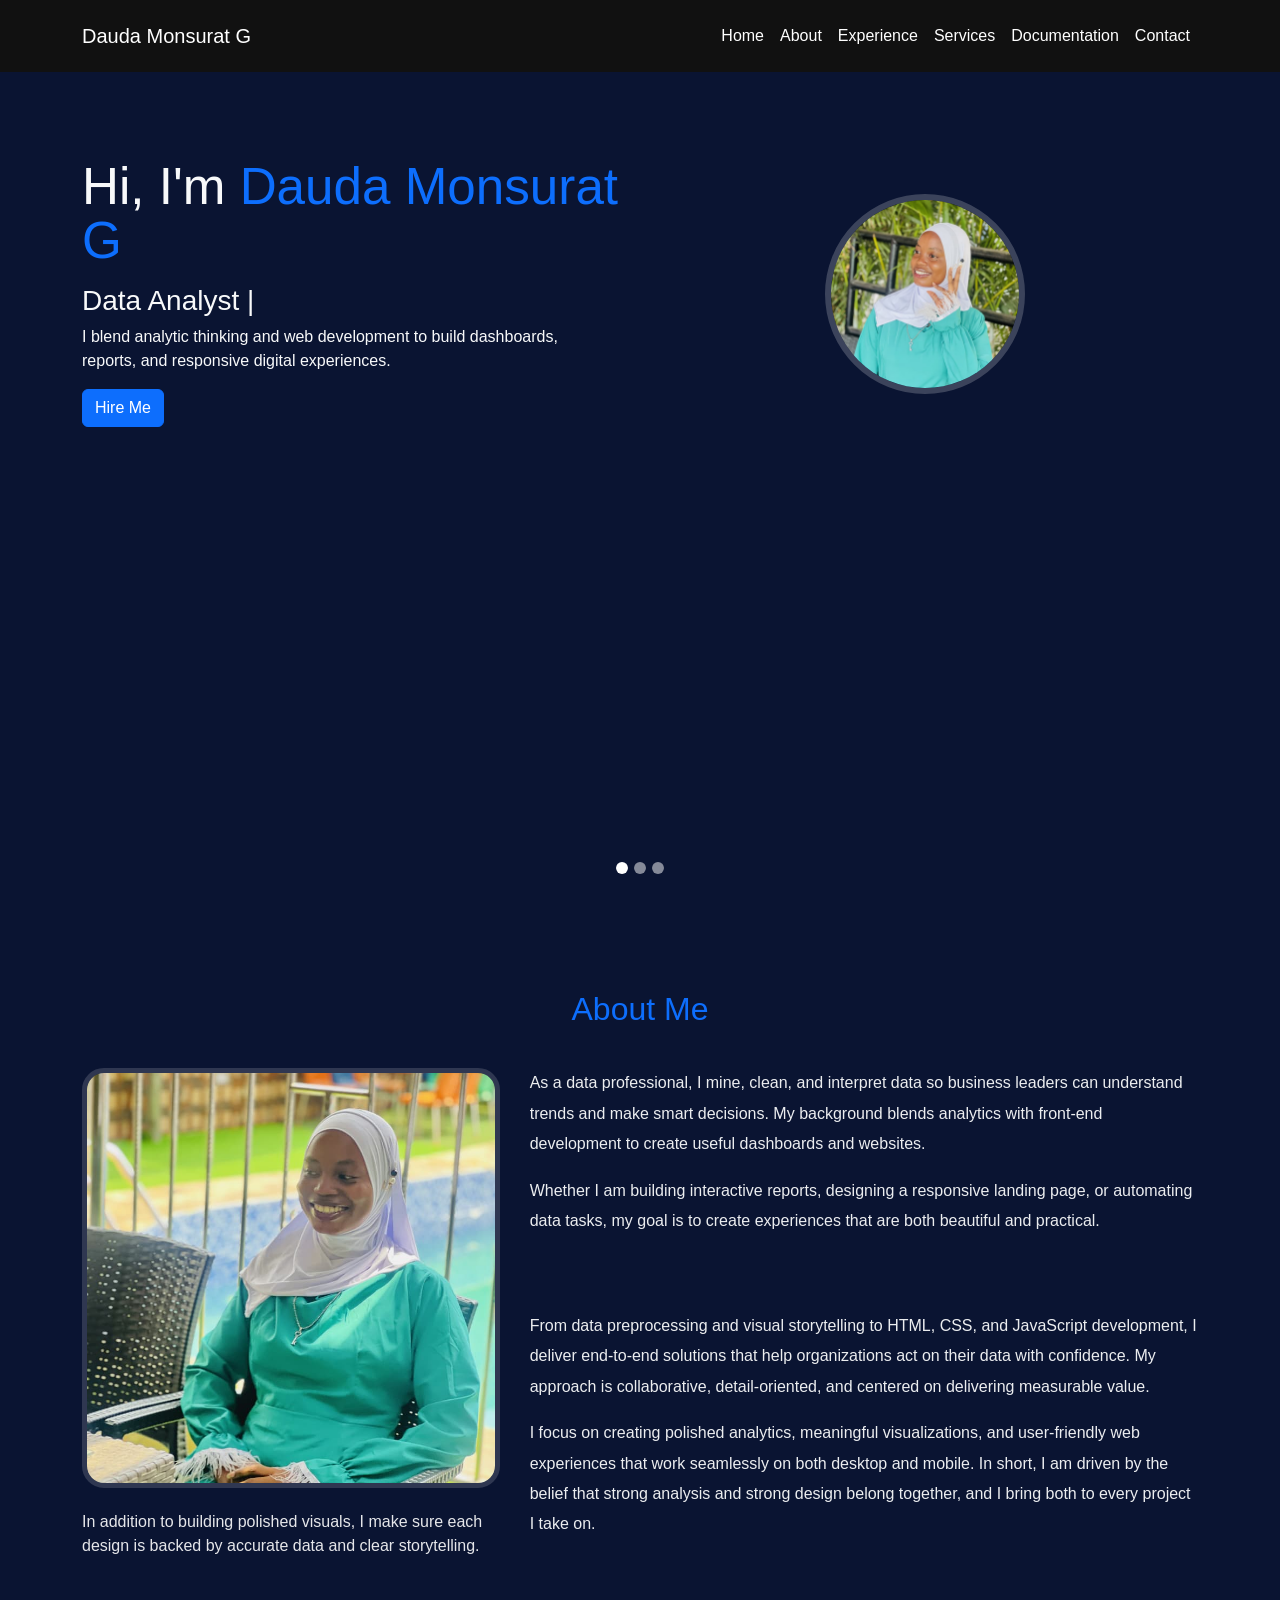
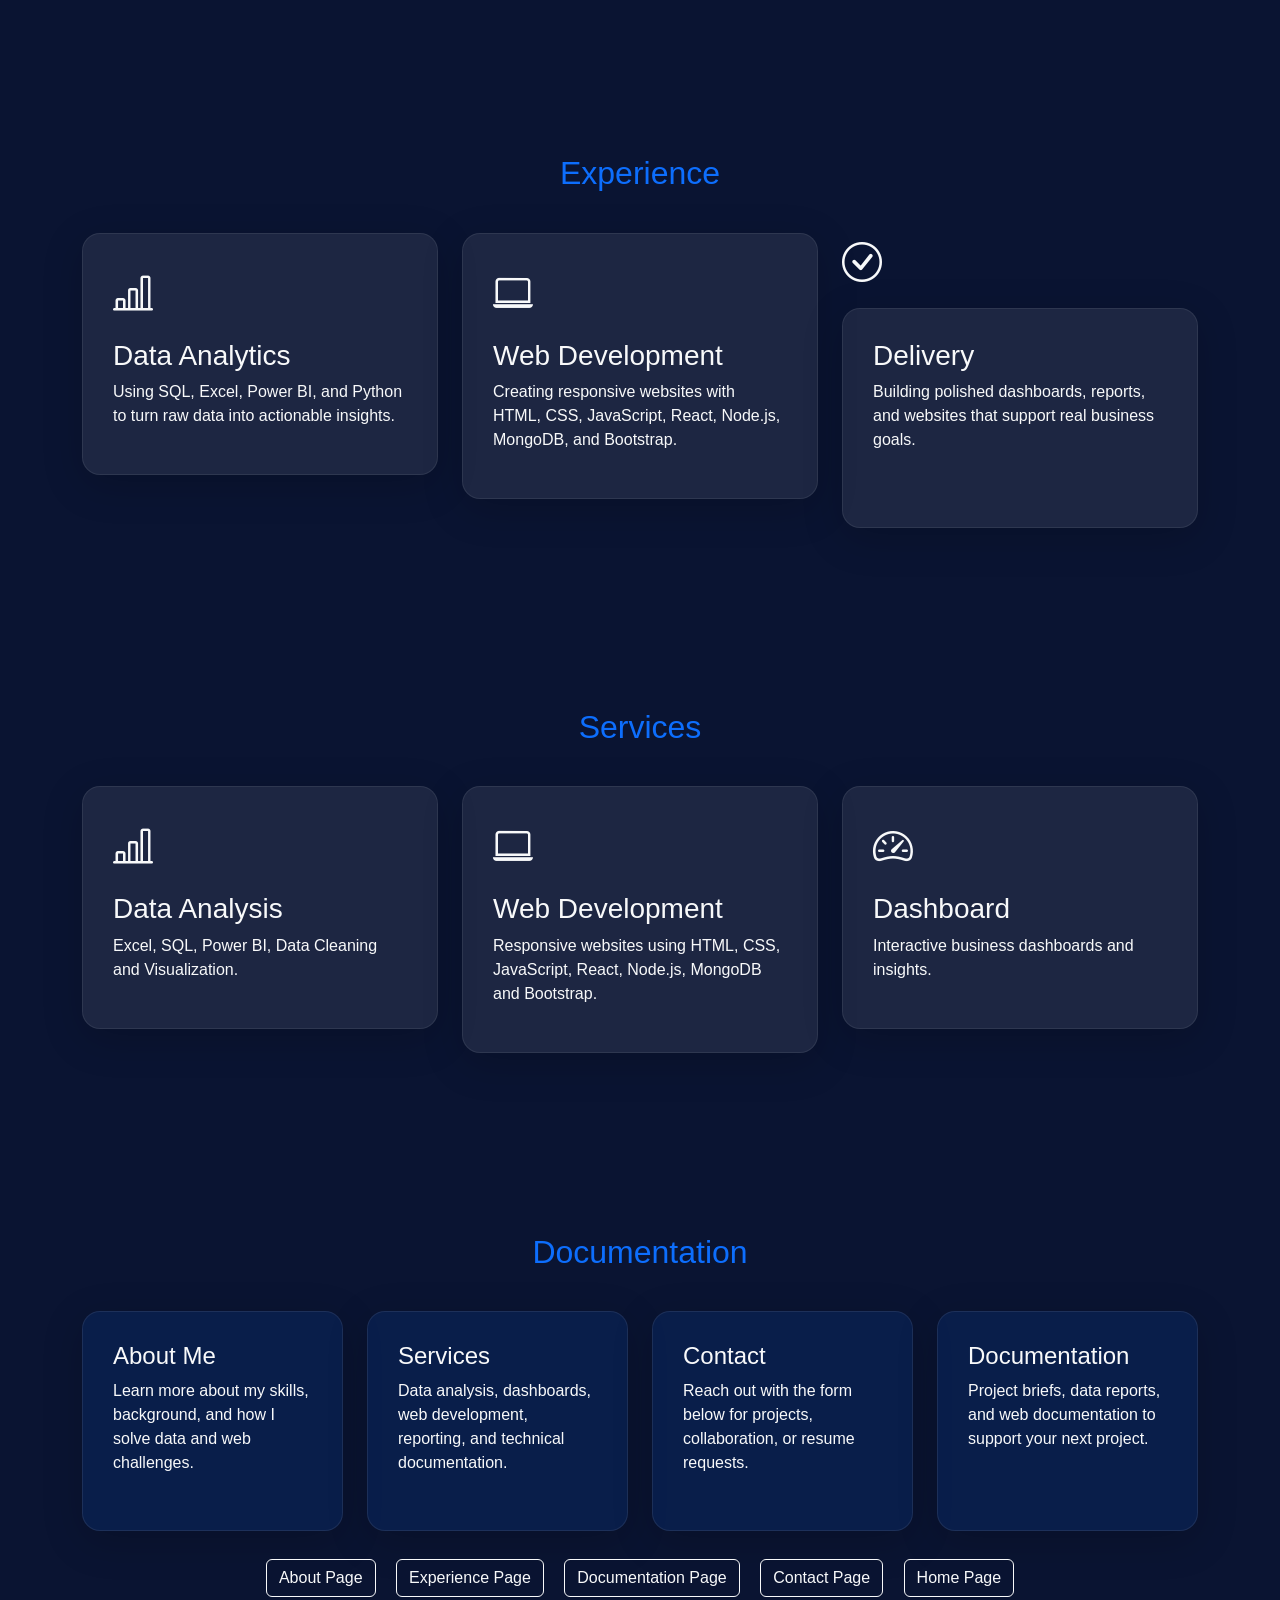
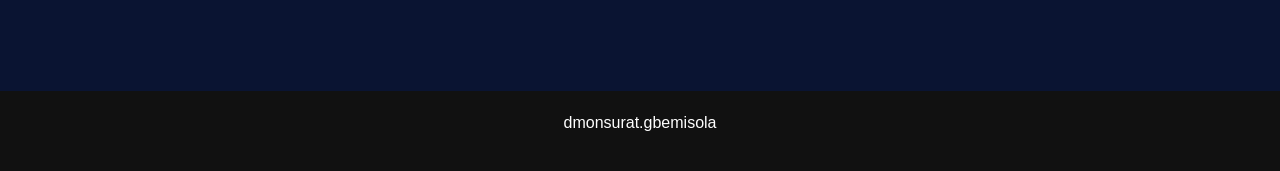
<file: index.html>
<!DOCTYPE html>
<html lang="en">

<head>

<meta charset="UTF-8">
<meta name="viewport" content="width=device-width, initial-scale=1.0">

<title>Dauda Monsurat G | Portfolio</title>


<link href="https://cdn.jsdelivr.net/npm/bootstrap@5.3.3/dist/css/bootstrap.min.css" rel="stylesheet">

<link rel="stylesheet" href="style.css">
<link rel="stylesheet" href="https://cdn.jsdelivr.net/npm/bootstrap-icons@1.10.5/font/bootstrap-icons.css">
<link rel="stylesheet" href="style.css">

</head>


<body>


<nav class="navbar navbar-expand-lg navbar-dark fixed-top py-3">
  <div class="container">
    <a class="navbar-brand" href="#">Dauda Monsurat G</a>

    <button class="navbar-toggler" type="button" data-bs-toggle="collapse" data-bs-target="#nav" aria-controls="nav" aria-expanded="false" aria-label="Toggle navigation">
      <span class="navbar-toggler-icon"></span>
    </button>

    <div class="collapse navbar-collapse" id="nav">
      <ul class="navbar-nav ms-auto">
        <li class="nav-item"><a class="nav-link" href="/home.html">Home</a></li>
        <li class="nav-item"><a class="nav-link" href="/about.html">About</a></li>
        <li class="nav-item"><a class="nav-link" href="/exprience.html">Experience</a></li>
        <li class="nav-item"><a class="nav-link" href="#service">Services</a></li>
        <li class="nav-item"><a class="nav-link" href="/documentation.html">Documentation</a></li>
        <li class="nav-item"><a class="nav-link" href="/contact.html">Contact</a></li>
      </ul>
    </div>
  </div>
</nav>





<section id="home" class="hero">
  <div id="heroCarousel" class="carousel slide carousel-fade" data-bs-ride="carousel" data-bs-interval="5000">
    <div class="carousel-indicators">
      <button type="button" data-bs-target="#heroCarousel" data-bs-slide-to="0" class="active" aria-current="true" aria-label="Slide 1"></button>
      <button type="button" data-bs-target="#heroCarousel" data-bs-slide-to="1" aria-label="Slide 2"></button>
      <button type="button" data-bs-target="#heroCarousel" data-bs-slide-to="2" aria-label="Slide 3"></button>
    </div>

    <div class="carousel-inner">
        <div class="carousel-item active hero-slide" style="background-image: url('https://images.unsplash.com/photo-1498050108023-c5249f4df085?auto=format&fit=crop&w=1600&q=80');"></div>
      <div class="carousel-item hero-slide" style="background-image: url('https://images.unsplash.com/photo-1556155092-490a1ba16284?auto=format&fit=crop&w=1600&q=80');"></div>
      <div class="carousel-item hero-slide" style="background-image: url('/image/data\ pb.jfif');"></div>
    </div>
  </div>

  <div class="container hero-content">
    <div class="row align-items-center">
      <div class="col-md-6">
        <h1>Hi, I'm <span>Dauda Monsurat G</span></h1>
        <h3 id="typing"></h3>
        <p>I blend analytic thinking and web development to build dashboards, reports, and responsive digital experiences.</p>
        <a href="/contact.html" class="btn btn-primary">Hire Me</a>
      </div>
      <div class="col-md-6 text-center">
        <img src="/image/pf4.jfif" class="profile" alt="Dauda Monsurat profile">
      </div>
    </div>
  </div>
</section>








<section id="about">
  <div class="container">
    <h2>About Me</h2>
    <div class="about-grid">
      <div class="about-image-wrap">
        <img src="image/pf 5.jfif" alt="About Dauda Monsurat" class="about-image">
        <div class="about-image-text">
          <p>In addition to building polished visuals, I make sure each design is backed by accurate data and clear storytelling.</p>
        </div>
      </div>
      <div class="about-text">
        <p>As a data professional, I mine, clean, and interpret data so business leaders can understand trends and make smart decisions. My background blends analytics with front-end development to create useful dashboards and websites.</p>
        <p>Whether I am building interactive reports, designing a responsive landing page, or automating data tasks, my goal is to create experiences that are both beautiful and practical.</p>
      </div>
      <div class="about-text about-bottom-text">
        <p>From data preprocessing and visual storytelling to HTML, CSS, and JavaScript development, I deliver end-to-end solutions that help organizations act on their data with confidence. My approach is collaborative, detail-oriented, and centered on delivering measurable value.</p>
        <p>I focus on creating polished analytics, meaningful visualizations, and user-friendly web experiences that work seamlessly on both desktop and mobile. In short, I am driven by the belief that strong analysis and strong design belong together, and I bring both to every project I take on.</p>
      </div>
    </div>
  </div>
</section>









<section id="experience">

<div class="container">

<h2>Experience</h2>

<div class="row g-4">

<div class="col-md-4">
<div class="box">
<i class="bi bi-bar-chart-line" style="font-size: 2.5rem; margin-bottom: 15px; display: block;"></i>
<h3>Data Analytics</h3>
<p>Using SQL, Excel, Power BI, and Python to turn raw data into actionable insights.</p>
</div>
</div>

<div class="col-md-4">
<div class="box">
<i class="bi bi-laptop" style="font-size: 2.5rem; margin-bottom: 15px; display: block;"></i>
<h3>Web Development</h3>
<p>Creating responsive websites with HTML, CSS, JavaScript, React, Node.js, MongoDB, and Bootstrap.</p>
</div>
</div>

<div class="col-md-4">
<i class="bi bi-check-circle" style="font-size: 2.5rem; margin-bottom: 15px; display: block;"></i>
<div class="box">
<h3>Delivery</h3>
<p>Building polished dashboards, reports, and websites that support real business goals.</p>
</div>
</div>

</div>

</div>

</section>


<section id="services">


<div class="container">


<h2>Services</h2>


<div class="row">


<div class="col-md-4">

<div class="box">

<i class="bi bi-bar-chart-line" style="font-size: 2.5rem; margin-bottom: 15px; display: block;"></i>

<h3>Data Analysis</h3>

<p>
Excel, SQL, Power BI, Data Cleaning and Visualization.
</p>

</div>

</div>





<div class="col-md-4">

<div class="box">

<i class="bi bi-laptop" style="font-size: 2.5rem; margin-bottom: 15px; display: block;"></i>

<h3>Web Development</h3>

<p>
Responsive websites using HTML, CSS, JavaScript, React, Node.js, MongoDB and Bootstrap.
</p>

</div>

</div>





<div class="col-md-4">

<div class="box">

<i class="bi bi-speedometer2" style="font-size: 2.5rem; margin-bottom: 15px; display: block;"></i>

<h3>Dashboard</h3>

<p>
Interactive business dashboards and insights.
</p>

</div>

</div>



</div>


</div>


</section>









<section id="documentation">
  <div class="container">
    <h2>Documentation</h2>
    <div class="row g-4">
      <div class="col-md-3">
        <div class="box detail-card">
          <h4>About Me</h4>
          <p>Learn more about my skills, background, and how I solve data and web challenges.</p>
        </div>
      </div>
      <div class="col-md-3">
        <div class="box detail-card">
          <h4>Services</h4>
          <p>Data analysis, dashboards, web development, reporting, and technical documentation.</p>
        </div>
      </div>
      <div class="col-md-3">
        <div class="box detail-card">
          <h4>Contact</h4>
          <p>Reach out with the form below for projects, collaboration, or resume requests.</p>
        </div>
      </div>
      <div class="col-md-3">
        <div class="box detail-card">
          <h4>Documentation</h4>
          <p>Project briefs, data reports, and web documentation to support your next project.</p>
        </div>
      </div>
    </div>
    <div class="row mt-4 justify-content-center">
      <div class="col-12 text-center">
        <a class="btn btn-outline-light mx-2 my-1" href="about.html">About Page</a>
        <a class="btn btn-outline-light mx-2 my-1" href="exprience.html">Experience Page</a>
        <a class="btn btn-outline-light mx-2 my-1" href="documentation.html">Documentation Page</a>
        <a class="btn btn-outline-light mx-2 my-1" href="contact.html">Contact Page</a>
        <a class="btn btn-outline-light mx-2 my-1" href="home.html">Home Page</a>
      </div>
    </div>
  </div>
</section>


<!-- <section id="projects">


<div class="container">


<h2>Projects</h2>


<div class="row">


<div class="col-md-6">
  <div class="project-card" style="background: #111; padding: 24px; border-radius: 18px;">
    <img src="image/pf4.jfif" class="project-img" alt="Weather Forecast Analysis project" style="width: 100%; border-radius: 16px; margin-bottom: 18px;" />
    <h4>Weather Forecast Analysis</h4>
    <p>Built a weather data dashboard that visualizes forecast trends and highlights key climate insights for smarter planning.</p>
  </div>
</div>





<div class="col-md-6">

<div class="project-card" style="background: #111; padding: 24px; border-radius: 18px;">
  <img src="image/pf 5.jfif" class="project-img" alt="Responsive Web Design project" style="width: 100%; border-radius: 16px; margin-bottom: 18px;" />
  <h4>Responsive Web Design</h4>
  <p>Designed and developed a modern responsive portfolio website that performs well on desktop, tablet, and mobile screens.</p>
</div>

</div>


</div>


</div>


</section> -->









<!-- <section id="contact">


<div class="container">


<h2>Contact</h2>


<form>


<input class="form-control" placeholder="Name">


<input class="form-control" placeholder="Email">


<textarea class="form-control" placeholder="Message"></textarea>


<button class="btn btn-primary">
Send
</button>


</form>


</div>


</section>

 -->




<footer>

<p>
dmonsurat.gbemisola
</p>

</footer>





<script src="https://cdn.jsdelivr.net/npm/bootstrap@5.3.3/dist/js/bootstrap.bundle.min.js"></script>


<script src="script.js"></script>


</body>

</html>
</file>
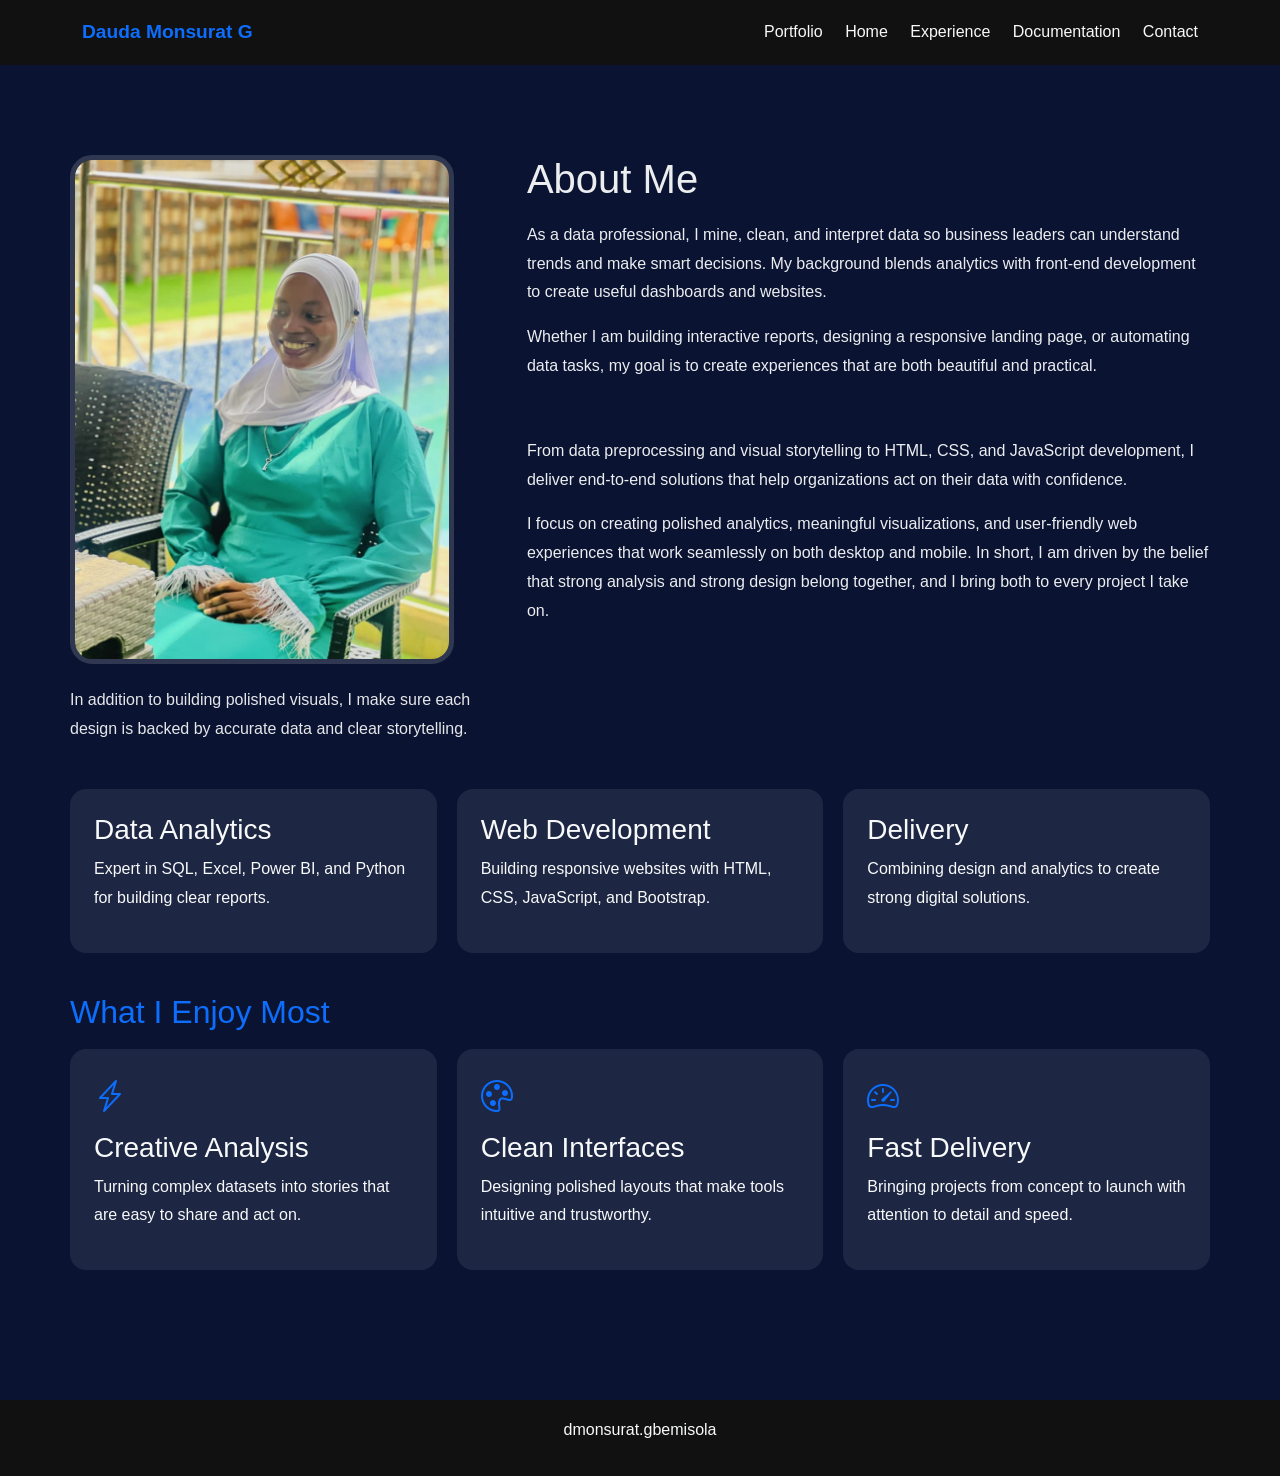
<file: about.html>
<!DOCTYPE html>
<html lang="en">
<head>
  <meta charset="UTF-8">
  <meta name="viewport" content="width=device-width, initial-scale=1.0">
  <title>About | Dauda Monsurat G</title>
  <link href="https://cdn.jsdelivr.net/npm/bootstrap@5.3.3/dist/css/bootstrap.min.css" rel="stylesheet">
  <link rel="stylesheet" href="https://cdn.jsdelivr.net/npm/bootstrap-icons@1.10.5/font/bootstrap-icons.css">
  <link rel="stylesheet" href="about.css">
</head>
<body>
  <header class="page-header">
    <div class="container d-flex justify-content-between align-items-center">
      <a class="brand" href="index.html">Dauda Monsurat G</a>
      <nav class="page-nav">
        <a href="index.html">Portfolio</a>
        <a href="home.html">Home</a>
        <a href="exprience.html">Experience</a>
        <a href="documentation.html">Documentation</a>
        <a href="contact.html">Contact</a>
      </nav>
    </div>
  </header>
  <main class="page-main container">
    <div class="about-grid">
      <div class="about-image-wrap">
        <img src="image/pf 5.jfif" alt="Dauda Monsurat" class="about-image">
        <div class="about-image-text">
          <p>In addition to building polished visuals, I make sure each design is backed by accurate data and clear storytelling.</p>
        </div>
      </div>
      <div class="about-text">
        <h1>About Me</h1>
        <p>As a data professional, I mine, clean, and interpret data so business leaders can understand trends and make smart decisions. My background blends analytics with front-end development to create useful dashboards and websites.</p>
        <p>Whether I am building interactive reports, designing a responsive landing page, or automating data tasks, my goal is to create experiences that are both beautiful and practical.</p>
      </div>
      <div class="about-text about-bottom-text">
        <p>From data preprocessing and visual storytelling to HTML, CSS, and JavaScript development, I deliver end-to-end solutions that help organizations act on their data with confidence.</p>
        <p>I focus on creating polished analytics, meaningful visualizations, and user-friendly web experiences that work seamlessly on both desktop and mobile. In short, I am driven by the belief that strong analysis and strong design belong together, and I bring both to every project I take on.</p>
      </div>
    </div>
    <div class="info-grid">
      <div>
        <h3>Data Analytics</h3>
        <p>Expert in SQL, Excel, Power BI, and Python for building clear reports.</p>
      </div>
      <div>
        <h3>Web Development</h3>
        <p>Building responsive websites with HTML, CSS, JavaScript, and Bootstrap.</p>
      </div>
      <div>
        <h3>Delivery</h3>
        <p>Combining design and analytics to create strong digital solutions.</p>
      </div>
    </div>

    <section class="about-extra">
      <h2>What I Enjoy Most</h2>
      <div class="about-extra-grid">
          <div>
            <i class="bi bi-lightning-charge icon-lg"></i>
            <h3>Creative Analysis</h3>
            <p>Turning complex datasets into stories that are easy to share and act on.</p>
          </div>
          <div>
            <i class="bi bi-palette icon-lg"></i>
            <h3>Clean Interfaces</h3>
            <p>Designing polished layouts that make tools intuitive and trustworthy.</p>
          </div>
          <div>
            <i class="bi bi-speedometer2 icon-lg"></i>
            <h3>Fast Delivery</h3>
            <p>Bringing projects from concept to launch with attention to detail and speed.</p>
          </div>
      </div>
    </section>
  </main>
  <footer class="page-footer">
    <p>dmonsurat.gbemisola</p>
  </footer>
</body>
</html>
</file>
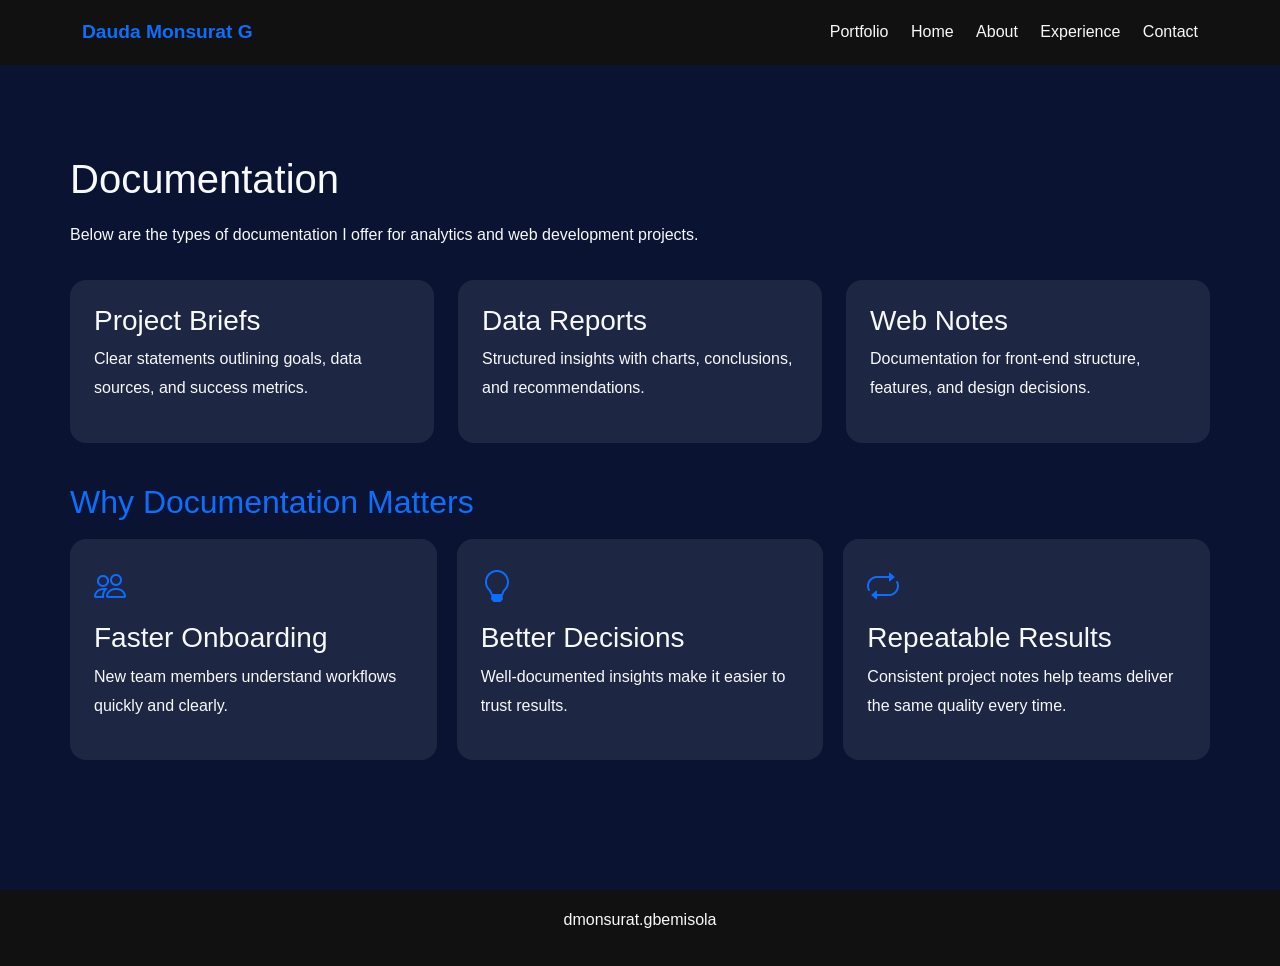
<file: documentation.html>
<!DOCTYPE html>
<html lang="en">
<head>
  <meta charset="UTF-8">
  <meta name="viewport" content="width=device-width, initial-scale=1.0">
  <title>Documentation | Dauda Monsurat G</title>
  <link href="https://cdn.jsdelivr.net/npm/bootstrap@5.3.3/dist/css/bootstrap.min.css" rel="stylesheet">
  <link rel="stylesheet" href="https://cdn.jsdelivr.net/npm/bootstrap-icons@1.10.5/font/bootstrap-icons.css">
  <link rel="stylesheet" href="documentation.css">
</head>
<body>
  <header class="page-header">
    <div class="container d-flex justify-content-between align-items-center">
      <a class="brand" href="index.html">Dauda Monsurat G</a>
      <nav class="page-nav">
        <a href="index.html">Portfolio</a>
        <a href="home.html">Home</a>
        <a href="about.html">About</a>
        <a href="exprience.html">Experience</a>
        <a href="contact.html">Contact</a>
      </nav>
    </div>
  </header>
  <main class="page-main container">
    <h1>Documentation</h1>
    <p>Below are the types of documentation I offer for analytics and web development projects.</p>
    <div class="doc-grid">
      <div>
        <h3>Project Briefs</h3>
        <p>Clear statements outlining goals, data sources, and success metrics.</p>
      </div>
      <div>
        <h3>Data Reports</h3>
        <p>Structured insights with charts, conclusions, and recommendations.</p>
      </div>
      <div>
        <h3>Web Notes</h3>
        <p>Documentation for front-end structure, features, and design decisions.</p>
      </div>
    </div>

    <section class="doc-extra">
      <h2>Why Documentation Matters</h2>
      <div class="doc-extra-grid">
        <div>
          <i class="bi bi-people icon-lg"></i>
          <h3>Faster Onboarding</h3>
          <p>New team members understand workflows quickly and clearly.</p>
        </div>
        <div>
          <i class="bi bi-lightbulb icon-lg"></i>
          <h3>Better Decisions</h3>
          <p>Well-documented insights make it easier to trust results.</p>
        </div>
        <div>
          <i class="bi bi-repeat icon-lg"></i>
          <h3>Repeatable Results</h3>
          <p>Consistent project notes help teams deliver the same quality every time.</p>
        </div>
      </div>
    </section>
  </main>
  <footer class="page-footer">
    <p>dmonsurat.gbemisola</p>
  </footer>
</body>
</html>
</file>
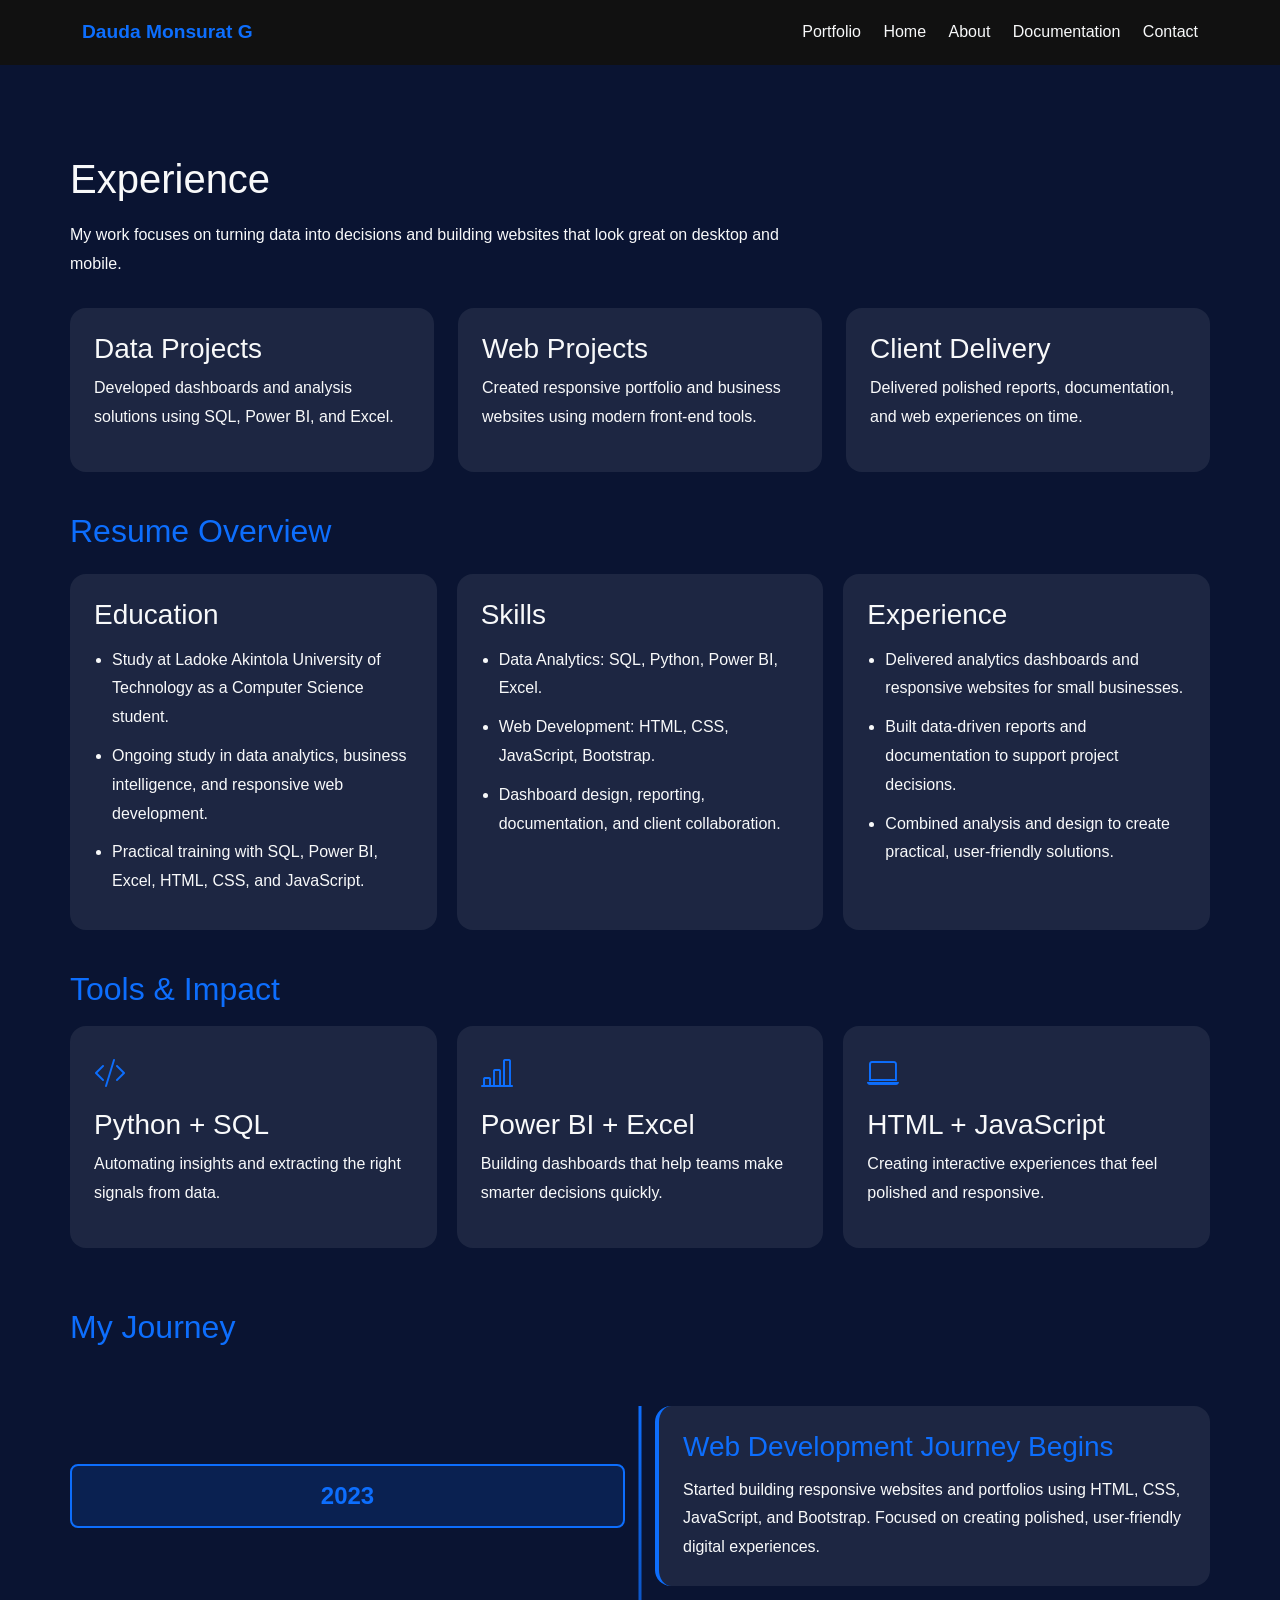
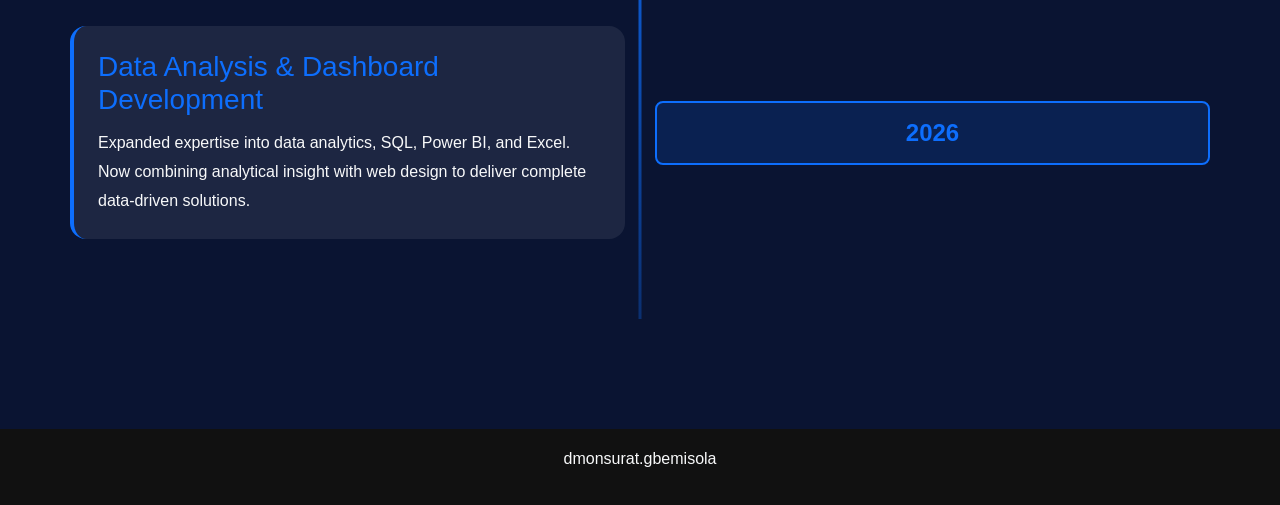
<file: exprience.html>
<!DOCTYPE html>
<html lang="en">
<head>
  <meta charset="UTF-8">
  <meta name="viewport" content="width=device-width, initial-scale=1.0">
  <title>Experience | Dauda Monsurat G</title>
  <link href="https://cdn.jsdelivr.net/npm/bootstrap@5.3.3/dist/css/bootstrap.min.css" rel="stylesheet">
  <link rel="stylesheet" href="https://cdn.jsdelivr.net/npm/bootstrap-icons@1.10.5/font/bootstrap-icons.css">
  <link rel="stylesheet" href="exprience.css">
</head>
<body>
  <header class="page-header">
    <div class="container d-flex justify-content-between align-items-center">
      <a class="brand" href="index.html">Dauda Monsurat G</a>
      <nav class="page-nav">
        <a href="index.html">Portfolio</a>
        <a href="home.html">Home</a>
        <a href="about.html">About</a>
        <a href="documentation.html">Documentation</a>
        <a href="contact.html">Contact</a>
      </nav>
    </div>
  </header>
  <main class="page-main container">
    <h1>Experience</h1>
    <p>My work focuses on turning data into decisions and building websites that look great on desktop and mobile.</p>
    <div class="experience-list">
      <article>
        <h3>Data Projects</h3>
        <p>Developed dashboards and analysis solutions using SQL, Power BI, and Excel.</p>
      </article>
      <article>
        <h3>Web Projects</h3>
        <p>Created responsive portfolio and business websites using modern front-end tools.</p>
      </article>
      <article>
        <h3>Client Delivery</h3>
        <p>Delivered polished reports, documentation, and web experiences on time.</p>
      </article>
    </div>

    <section class="resume-section">
      <h2>Resume Overview</h2>
      <div class="resume-grid">
        <div>
          <h3>Education</h3>
          <ul>
            <li>Study at Ladoke Akintola University of Technology as a Computer Science student.</li>
            <li>Ongoing study in data analytics, business intelligence, and responsive web development.</li>
            <li>Practical training with SQL, Power BI, Excel, HTML, CSS, and JavaScript.</li>
          </ul>
        </div>
        <div>
          <h3>Skills</h3>
          <ul>
            <li>Data Analytics: SQL, Python, Power BI, Excel.</li>
            <li>Web Development: HTML, CSS, JavaScript, Bootstrap.</li>
            <li>Dashboard design, reporting, documentation, and client collaboration.</li>
          </ul>
        </div>
        <div>
          <h3>Experience</h3>
          <ul>
            <li>Delivered analytics dashboards and responsive websites for small businesses.</li>
            <li>Built data-driven reports and documentation to support project decisions.</li>
            <li>Combined analysis and design to create practical, user-friendly solutions.</li>
          </ul>
        </div>
      </div>
    </section>

    <section class="experience-extra">
      <h2>Tools & Impact</h2>
      <div class="extra-grid">
        <div>
          <i class="bi bi-code-slash icon-lg"></i>
          <h3>Python + SQL</h3>
          <p>Automating insights and extracting the right signals from data.</p>
        </div>
        <div>
          <i class="bi bi-bar-chart-line icon-lg"></i>
          <h3>Power BI + Excel</h3>
          <p>Building dashboards that help teams make smarter decisions quickly.</p>
        </div>
        <div>
          <i class="bi bi-laptop icon-lg"></i>
          <h3>HTML + JavaScript</h3>
          <p>Creating interactive experiences that feel polished and responsive.</p>
        </div>
      </div>
    </section>

    <section class="experience-timeline">
      <h2>My Journey</h2>
      <div class="timeline">
        <div class="timeline-item">
          <div class="timeline-marker">2023</div>
          <div class="timeline-content">
            <h3>Web Development Journey Begins</h3>
            <p>Started building responsive websites and portfolios using HTML, CSS, JavaScript, and Bootstrap. Focused on creating polished, user-friendly digital experiences.</p>
          </div>
        </div>
        <div class="timeline-item">
          <div class="timeline-marker">2026</div>
          <div class="timeline-content">
            <h3>Data Analysis & Dashboard Development</h3>
            <p>Expanded expertise into data analytics, SQL, Power BI, and Excel. Now combining analytical insight with web design to deliver complete data-driven solutions.</p>
          </div>
        </div>
      </div>
    </section>
  </main>
  <footer class="page-footer">
    <p>dmonsurat.gbemisola</p>
  </footer>
</body>
</html>
</file>
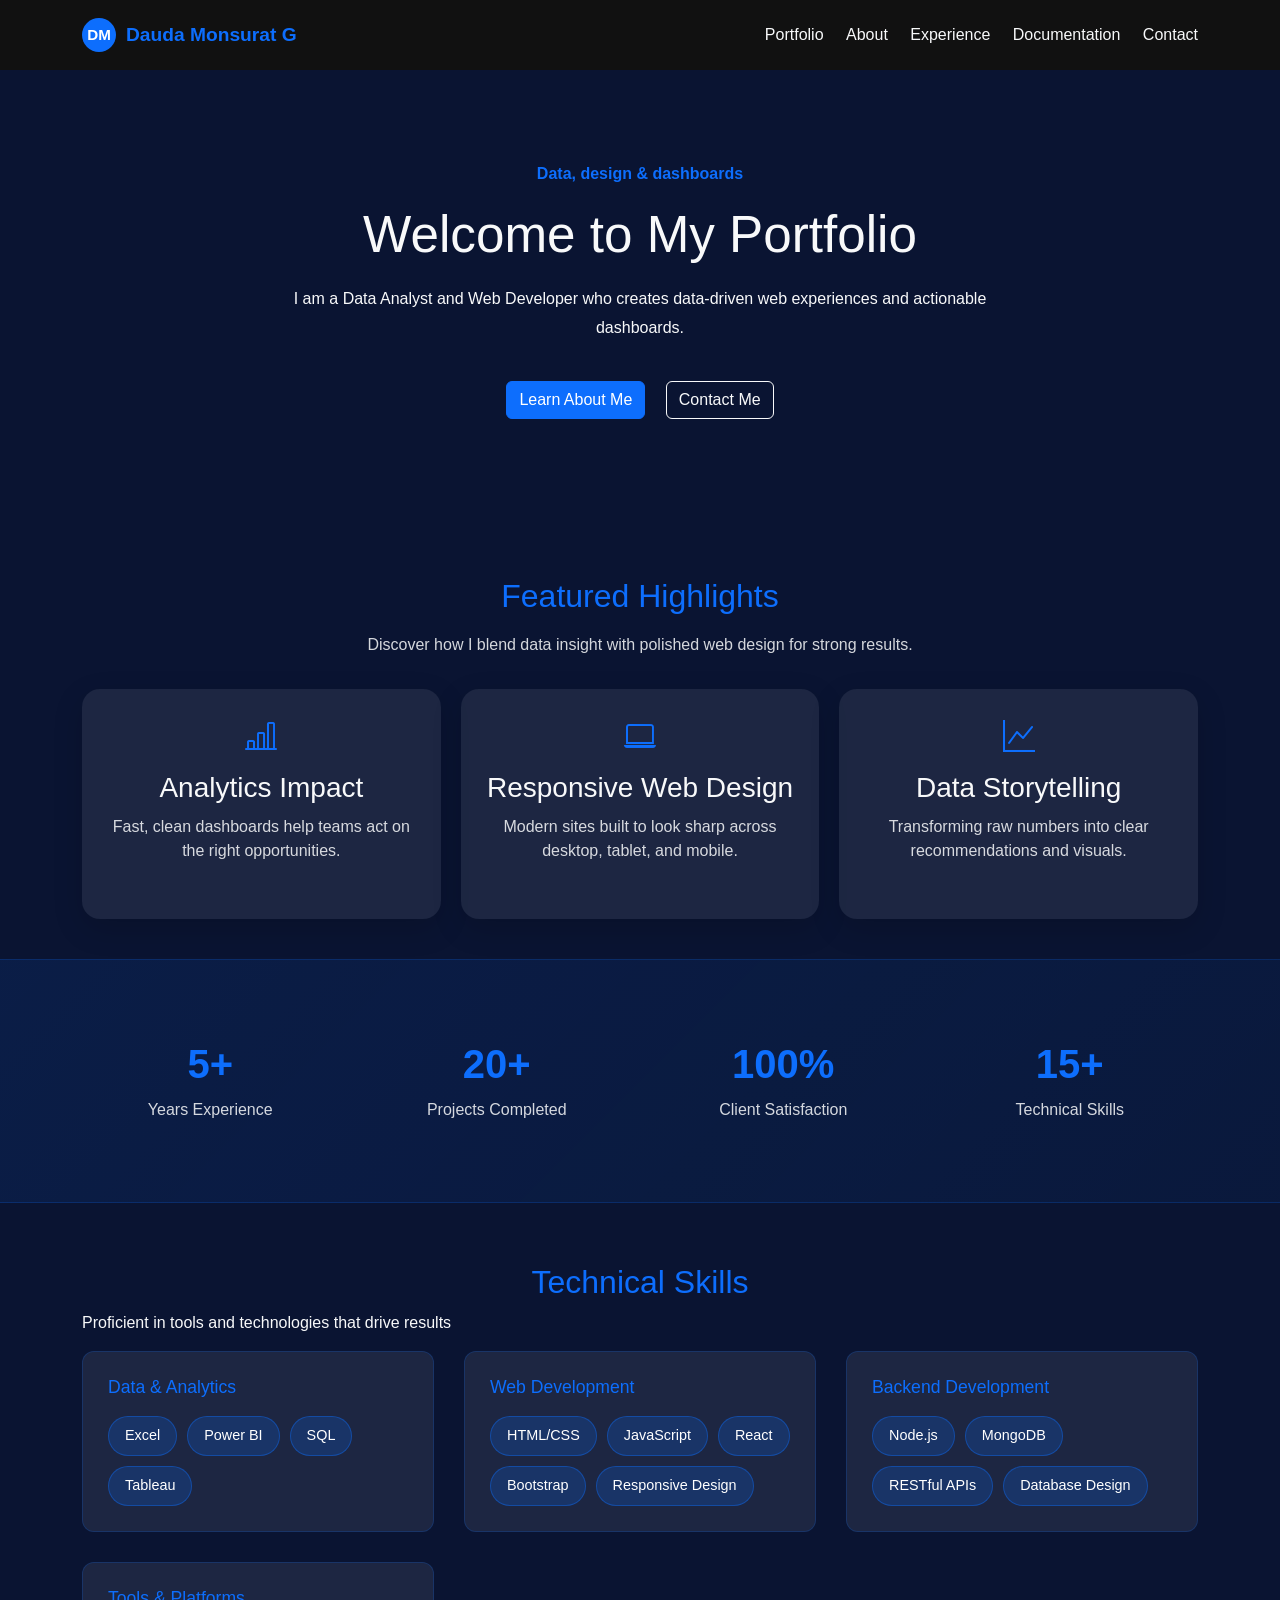
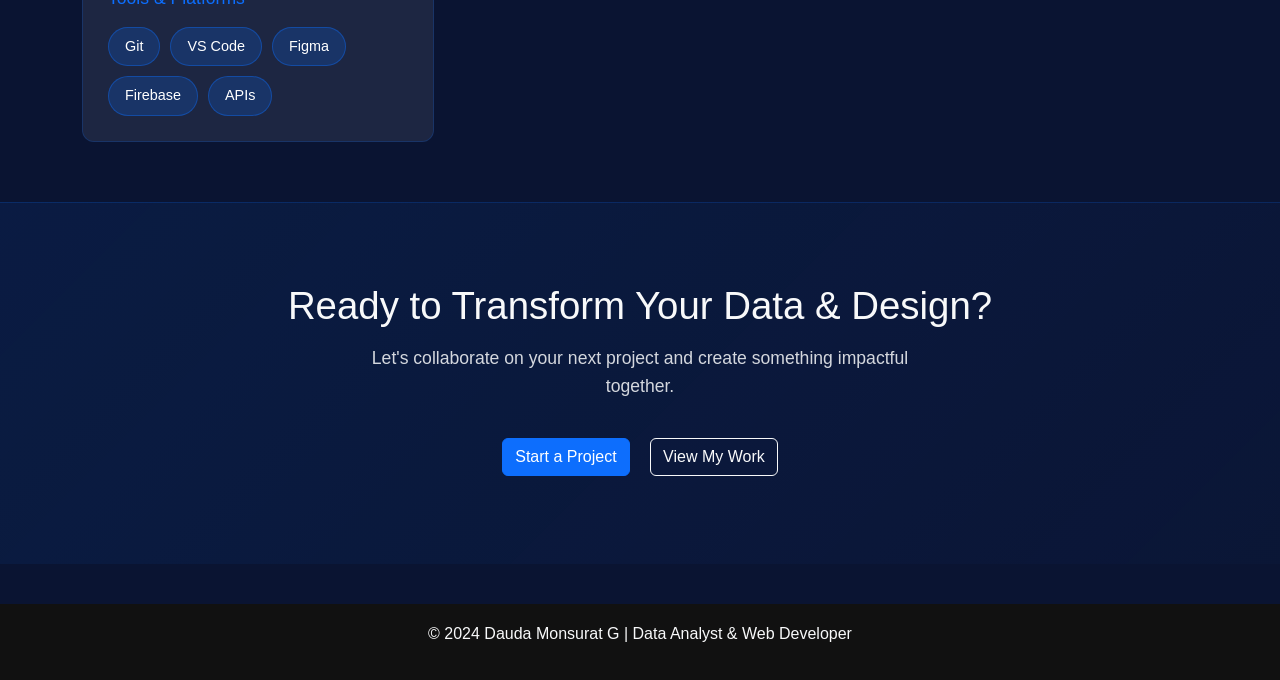
<file: home.html>
<!DOCTYPE html>
<html lang="en">
<head>
  <meta charset="UTF-8">
  <meta name="viewport" content="width=device-width, initial-scale=1.0">
  <title>Home | Dauda Monsurat G</title>
  <link href="https://cdn.jsdelivr.net/npm/bootstrap@5.3.3/dist/css/bootstrap.min.css" rel="stylesheet">
  <link rel="stylesheet" href="https://cdn.jsdelivr.net/npm/bootstrap-icons@1.10.5/font/bootstrap-icons.css">
  <link rel="stylesheet" href="home.css">
</head>
<body>
  <header class="page-header">
    <div class="container d-flex justify-content-between align-items-center">
      <a class="brand d-flex align-items-center" href="index.html" style="gap: 10px;">
        <span style="display: inline-flex; align-items: center; justify-content: center; width: 34px; height: 34px; border-radius: 50%; background: #0d6efd; color: #fff; font-weight: 700; font-size: 0.95rem;">DM</span>
        <span>Dauda Monsurat G</span>
      </a>
      <nav class="page-nav">
        <a href="index.html">Portfolio</a>
        <a href="about.html">About</a>
        <a href="exprience.html">Experience</a>
        <a href="documentation.html">Documentation</a>
        <a href="contact.html">Contact</a>
      </nav>
    </div>
  </header>
  <main class="page-main">
    <div class="container text-center">
      <p style="color: #0d6efd; font-weight: 600; margin-bottom: 15px;">Data, design & dashboards</p>
      <h1>Welcome to My Portfolio</h1>
      <p>I am a Data Analyst and Web Developer who creates data-driven web experiences and actionable dashboards.</p>
      <div class="link-group">
        <a class="btn btn-primary" href="about.html">Learn About Me</a>
        <a class="btn btn-outline-light" href="contact.html">Contact Me</a>
      </div>
    </div>
  </main>

  <section class="feature-section">
    <div class="container text-center">
      <h2>Featured Highlights</h2>
      <p>Discover how I blend data insight with polished web design for strong results.</p>
      <div class="feature-grid">
        <div class="feature-card">
          <i class="bi bi-bar-chart-line feature-icon"></i>
          <h3>Analytics Impact</h3>
          <p>Fast, clean dashboards help teams act on the right opportunities.</p>
        </div>
        <div class="feature-card">
          <i class="bi bi-laptop feature-icon"></i>
          <h3>Responsive Web Design</h3>
          <p>Modern sites built to look sharp across desktop, tablet, and mobile.</p>
        </div>
        <div class="feature-card">
          <i class="bi bi-graph-up feature-icon"></i>
          <h3>Data Storytelling</h3>
          <p>Transforming raw numbers into clear recommendations and visuals.</p>
        </div>
      </div>
    </div>
  </section>

  <!-- Stats Section -->
  <section class="stats-section">
    <div class="container">
      <div class="stats-grid">
        <div class="stat-item">
          <h3 class="stat-number">5+</h3>
          <p class="stat-label">Years Experience</p>
        </div>
        <div class="stat-item">
          <h3 class="stat-number">20+</h3>
          <p class="stat-label">Projects Completed</p>
        </div>
        <div class="stat-item">
          <h3 class="stat-number">100%</h3>
          <p class="stat-label">Client Satisfaction</p>
        </div>
        <div class="stat-item">
          <h3 class="stat-number">15+</h3>
          <p class="stat-label">Technical Skills</p>
        </div>
      </div>
    </div>
  </section>

  <!-- Skills Section -->
  <section class="skills-section">
    <div class="container">
      <h2>Technical Skills</h2>
      <p>Proficient in tools and technologies that drive results</p>
      <div class="skills-grid">
        <div class="skill-category">
          <h4>Data & Analytics</h4>
          <div class="skill-tags">
            <span class="skill-tag">Excel</span>
            <span class="skill-tag">Power BI</span>
            <span class="skill-tag">SQL</span>
            <span class="skill-tag">Tableau</span>
          </div>
        </div>
        <div class="skill-category">
          <h4>Web Development</h4>
          <div class="skill-tags">
            <span class="skill-tag">HTML/CSS</span>
            <span class="skill-tag">JavaScript</span>
            <span class="skill-tag">React</span>
            <span class="skill-tag">Bootstrap</span>
            <span class="skill-tag">Responsive Design</span>
          </div>
        </div>
        <div class="skill-category">
          <h4>Backend Development</h4>
          <div class="skill-tags">
            <span class="skill-tag">Node.js</span>
            <span class="skill-tag">MongoDB</span>
            <span class="skill-tag">RESTful APIs</span>
            <span class="skill-tag">Database Design</span>
          </div>
        </div>
        <div class="skill-category">
          <h4>Tools & Platforms</h4>
          <div class="skill-tags">
            <span class="skill-tag">Git</span>
            <span class="skill-tag">VS Code</span>
            <span class="skill-tag">Figma</span>
            <span class="skill-tag">Firebase</span>
            <span class="skill-tag">APIs</span>
          </div>
        </div>
      </div>
    </div>
  </section>

  <!-- CTA Section -->
  <section class="cta-section">
    <div class="container text-center">
      <h2>Ready to Transform Your Data & Design?</h2>
      <p>Let's collaborate on your next project and create something impactful together.</p>
      <div class="link-group">
        <a class="btn btn-primary" href="contact.html">Start a Project</a>
        <a class="btn btn-outline-light" href="documentation.html">View My Work</a>
      </div>
    </div>
  </section>

  <footer class="page-footer">
    <p>© 2024 Dauda Monsurat G | Data Analyst & Web Developer</p>
  </footer>
</body>
</html>
</file>
<file: style.css>
body {
  font-family: Arial, sans-serif;
  scroll-behavior: smooth;
  background: #0a1432;
  color: #f8f9fa;
}



.navbar {
  background: rgba(17, 24, 39, 0.92);
  transition: background 0.3s ease;
}

.navbar.scrolled {
  background: #0d6efd;
}


.navbar-brand,
.nav-link {
  color: white !important;
}



.hero {
  position: relative;
  min-height: 100vh;
  overflow: hidden;
  padding-top: 80px;
}

#heroCarousel {
  position: absolute;
  top: 0;
  left: 0;
  width: 100%;
  height: 100%;
  z-index: 0;
}

.hero .carousel-inner {
  height: 100%;
}

.hero-slide {
  height: 100%;
  background-size: cover;
  background-position: center;
  filter: brightness(0.55);
}

.hero .carousel-indicators [data-bs-target] {
  width: 12px;
  height: 12px;
  border-radius: 100%;
}

.hero-content {
  position: relative;
  z-index: 2;
  padding-top: 80px;
}

.hero .row {
  align-items: center;
}

.hero h1 {
  font-size: clamp(2.5rem, 4vw, 4rem);
  line-height: 1.05;
  margin-bottom: 1rem;
}

.hero span {
  color: #0d6efd;
}

.hero p {
  max-width: 520px;
}

.about-grid {
  display: grid;
  grid-template-columns: 1fr 1.6fr;
  gap: 30px;
  align-items: start;
}

.about-image-wrap {
  grid-row: span 2;
}

.about-image {
  width: 100%;
  border-radius: 22px;
  max-height: 420px;
  object-fit: cover;
  border: 5px solid rgba(255, 255, 255, 0.15);
}

.about-image-text {
  margin-top: 22px;
  text-align: left;
  color: rgba(248, 249, 250, 0.92);
}

.about-text {
  line-height: 1.9;
  color: rgba(248, 249, 250, 0.95);
}

.about-text p {
  margin-bottom: 1rem;
}

.about-bottom-text {
  padding-top: 10px;
}

@media (max-width: 991px) {
  .about-grid {
    grid-template-columns: 1fr;
  }

  .about-image-wrap {
    grid-row: auto;
  }
}

.profile {
  width: 200px;
  height: 200px;
  border-radius: 50%;
  object-fit: cover;
  border: 6px solid rgba(255, 255, 255, 0.2);
}

@media (max-width: 1200px) {
  .profile {
    width: 220px;
    height: 220px;
  }
}



section {
  padding: 90px 0;
}



h2 {
  text-align: center;
  color: #0d6efd;
  margin-bottom: 40px;
}



.box {
  background: rgba(255, 255, 255, 0.08);
  padding: 30px;
  border-radius: 18px;
  box-shadow: 0 10px 40px rgba(0, 0, 0, 0.18);
  border: 1px solid rgba(255, 255, 255, 0.08);
  min-height: 220px;
}

.detail-card {
  background: rgba(13, 110, 253, 0.12);
}



.project-img {
  width: 100%;
  height: 250px;
  object-fit: cover;
  border-radius: 15px;
  margin-bottom: 15px;
}



form {
  max-width: 600px;
  margin: auto;
}



input,
textarea {
  margin-bottom: 15px;
  background: rgba(255, 255, 255, 0.08);
  border: 1px solid rgba(255, 255, 255, 0.15);
  color: #f8f9fa;
}

input::placeholder,
textarea::placeholder {
  color: rgba(248, 249, 250, 0.7);
}



footer {
  background: #111;
  color: white;
  padding: 20px;
  text-align: center;
}



@media (max-width: 992px) {
  .hero .row {
    align-items: center;
  }

  .profile {
    width: 180px;
    height: 180px;
  }
}

@media (max-width: 768px) {
  .hero {
    text-align: center;
  }

  .hero-content {
    padding-top: 60px;
  }

  .profile {
    width: 150px;
    height: 150px;
    margin: 30px auto 0;
  }
}
</file>
<file: about.css>
body {
  margin: 0;
  padding: 0;
  font-family: Arial, sans-serif;
  background: #0a1432;
  color: #f8f9fa;
}

.page-header {
  background: #111;
  padding: 18px 0;
}

.page-header .brand {
  color: #0d6efd;
  font-weight: bold;
  text-decoration: none;
  font-size: 1.2rem;
}

.page-nav a {
  color: #f8f9fa;
  margin-left: 18px;
  text-decoration: none;
  font-weight: 500;
}

.page-nav a:hover {
  color: #0d6efd;
}

.page-main {
  padding: 90px 0;
}

.page-main h1 {
  margin-bottom: 18px;
}

.page-main p {
  max-width: 760px;
  line-height: 1.8;
}

.info-grid {
  display: grid;
  grid-template-columns: repeat(auto-fit, minmax(230px, 1fr));
  gap: 20px;
  margin-top: 30px;
}

.info-grid div {
  background: rgba(255, 255, 255, 0.08);
  padding: 24px;
  border-radius: 16px;
}

.about-extra {
  margin-top: 40px;
}

.about-extra h2 {
  color: #0d6efd;
  margin-bottom: 18px;
}

.about-extra-grid {
  display: grid;
  grid-template-columns: repeat(auto-fit, minmax(220px, 1fr));
  gap: 20px;
}

.about-extra-grid div {
  background: rgba(255, 255, 255, 0.08);
  padding: 24px;
  border-radius: 16px;
}

.about-extra-grid .icon-lg {
  font-size: 2rem;
  color: #0d6efd;
  display: block;
  margin-bottom: 10px;
}

.about-grid {
  display: grid;
  grid-template-columns: 1fr 1.6fr;
  gap: 30px;
  align-items: start;
}

.about-image-wrap {
  grid-row: span 3;
}

.about-image {
  width: 90%;
  border-radius: 22px;
  object-fit: cover;
  border: 5px solid rgba(255, 255, 255, 0.15);
}

.about-image-text {
  margin-top: 22px;
  text-align: left;
  color: rgba(248, 249, 250, 0.92);
}

.about-text {
  line-height: 1.9;
  color: rgba(248, 249, 250, 0.95);
}

.about-text p {
  margin-bottom: 1rem;
}

.about-bottom-text {
  padding-top: 10px;
}

@media (max-width: 991px) {
  .about-grid {
    grid-template-columns: 1fr;
  }

  .about-image-wrap {
    grid-row: auto;
  }
}

.page-footer {
  background: #111;
  text-align: center;
  padding: 18px 0;
  margin-top: 40px;
}

@media (max-width: 768px) {
  .page-header .container {
    flex-direction: column;
    align-items: flex-start;
  }
  .page-nav {
    margin-top: 12px;
  }
  .page-nav a {
    display: inline-block;
    margin: 6px 10px 0 0;
  }
}
</file>
<file: documentation.css>
body {
  margin: 0;
  padding: 0;
  font-family: Arial, sans-serif;
  background: #0a1432;
  color: #f8f9fa;
}

.page-header {
  background: #111;
  padding: 18px 0;
}

.page-header .brand {
  color: #0d6efd;
  font-weight: bold;
  text-decoration: none;
  font-size: 1.2rem;
}

.page-nav a {
  color: #f8f9fa;
  margin-left: 18px;
  text-decoration: none;
  font-weight: 500;
}

.page-nav a:hover {
  color: #0d6efd;
}

.page-main {
  padding: 90px 0;
}

.page-main h1 {
  margin-bottom: 18px;
}

.page-main p {
  max-width: 760px;
  line-height: 1.8;
}

.doc-grid {
  display: grid;
  grid-template-columns: repeat(auto-fit, minmax(230px, 1fr));
  gap: 24px;
  margin-top: 30px;
}

.doc-grid div {
  background: rgba(255, 255, 255, 0.08);
  padding: 24px;
  border-radius: 16px;
}

.doc-extra {
  margin-top: 40px;
}

.doc-extra h2 {
  color: #0d6efd;
  margin-bottom: 18px;
}

.doc-extra-grid {
  display: grid;
  grid-template-columns: repeat(auto-fit, minmax(220px, 1fr));
  gap: 20px;
}

.doc-extra-grid div {
  background: rgba(255, 255, 255, 0.08);
  padding: 24px;
  border-radius: 16px;
}

.doc-extra-grid .icon-lg {
  font-size: 2rem;
  color: #0d6efd;
  display: block;
  margin-bottom: 10px;
}

.page-footer {
  background: #111;
  text-align: center;
  padding: 18px 0;
  margin-top: 40px;
}

@media (max-width: 768px) {
  .page-header .container {
    flex-direction: column;
    align-items: flex-start;
  }
  .page-nav {
    margin-top: 12px;
  }
  .page-nav a {
    display: inline-block;
    margin: 6px 10px 0 0;
  }
}
</file>
<file: exprience.css>
body {
  margin: 0;
  padding: 0;
  font-family: Arial, sans-serif;
  background: #0a1432;
  color: #f8f9fa;
}

.page-header {
  background: #111;
  padding: 18px 0;
}

.page-header .brand {
  color: #0d6efd;
  font-weight: bold;
  text-decoration: none;
  font-size: 1.2rem;
}

.page-nav a {
  color: #f8f9fa;
  margin-left: 18px;
  text-decoration: none;
  font-weight: 500;
}

.page-nav a:hover {
  color: #0d6efd;
}

.page-main {
  padding: 90px 0;
}

.page-main h1 {
  margin-bottom: 18px;
}

.page-main p {
  max-width: 760px;
  line-height: 1.8;
}

.experience-list {
  display: grid;
  grid-template-columns: repeat(auto-fit, minmax(230px, 1fr));
  gap: 24px;
  margin-top: 30px;
}

.experience-list article {
  background: rgba(255, 255, 255, 0.08);
  padding: 24px;
  border-radius: 16px;
}

.experience-extra {
  margin-top: 40px;
}

.experience-extra h2 {
  color: #0d6efd;
  margin-bottom: 18px;
}

.resume-section {
  margin-top: 40px;
}

.resume-section h2 {
  color: #0d6efd;
  margin-bottom: 24px;
}

.resume-grid {
  display: grid;
  grid-template-columns: repeat(auto-fit, minmax(220px, 1fr));
  gap: 20px;
}

.resume-grid > div {
  background: rgba(255, 255, 255, 0.08);
  padding: 24px;
  border-radius: 16px;
}

.resume-grid h3 {
  margin-bottom: 14px;
}

.resume-grid ul {
  margin: 0;
  padding-left: 18px;
  line-height: 1.8;
}

.resume-grid li {
  margin-bottom: 10px;
}

.extra-grid {
  display: grid;
  grid-template-columns: repeat(auto-fit, minmax(220px, 1fr));
  gap: 20px;
}

.extra-grid div {
  background: rgba(255, 255, 255, 0.08);
  padding: 24px;
  border-radius: 16px;
}

.extra-grid .icon-lg {
  font-size: 2rem;
  color: #0d6efd;
  display: block;
  margin-bottom: 10px;
}

.experience-timeline {
  margin-top: 60px;
}

.experience-timeline h2 {
  color: #0d6efd;
  margin-bottom: 40px;
}

.timeline {
  position: relative;
  padding: 20px 0;
}

.timeline::before {
  content: '';
  position: absolute;
  left: 50%;
  transform: translateX(-50%);
  width: 3px;
  height: 100%;
  background: linear-gradient(to bottom, #0d6efd, rgba(13, 110, 253, 0.3));
}

.timeline-item {
  margin-bottom: 40px;
  display: grid;
  grid-template-columns: 1fr 1fr;
  gap: 30px;
  align-items: center;
  position: relative;
}

.timeline-item:nth-child(2) {
  direction: rtl;
}

.timeline-item:nth-child(2) > * {
  direction: ltr;
}

.timeline-marker {
  font-size: 1.5rem;
  font-weight: bold;
  color: #0d6efd;
  text-align: center;
  padding: 12px 20px;
  background: rgba(13, 110, 253, 0.15);
  border-radius: 8px;
  border: 2px solid #0d6efd;
}

.timeline-content {
  background: rgba(255, 255, 255, 0.08);
  padding: 24px;
  border-radius: 16px;
  border-left: 4px solid #0d6efd;
}

.timeline-content h3 {
  margin-bottom: 12px;
  color: #0d6efd;
}

.timeline-content p {
  margin: 0;
  line-height: 1.8;
}

@media (max-width: 768px) {
  .timeline::before {
    left: 20px;
  }

  .timeline-item {
    grid-template-columns: 1fr;
    gap: 15px;
    padding-left: 60px;
  }

  .timeline-item:nth-child(2) {
    direction: ltr;
  }

  .timeline-marker {
    position: absolute;
    left: 0;
    top: 0;
    width: 50px;
    height: 50px;
    display: flex;
    align-items: center;
    justify-content: center;
    font-size: 0.9rem;
    padding: 0;
  }
}

.page-footer {
  background: #111;
  text-align: center;
  padding: 18px 0;
  margin-top: 40px;
}

@media (max-width: 768px) {
  .page-header .container {
    flex-direction: column;
    align-items: flex-start;
  }
  .page-nav {
    margin-top: 12px;
  }
  .page-nav a {
    display: inline-block;
    margin: 6px 10px 0 0;
  }
}
</file>
<file: home.css>
body {
  margin: 0;
  padding: 0;
  font-family: Arial, sans-serif;
  background: #0a1432;
  color: #f8f9fa;
}

.page-header {
  background: #111;
  padding: 18px 0;
}

.page-header .brand {
  color: #0d6efd;
  font-weight: bold;
  text-decoration: none;
  font-size: 1.2rem;
}

.page-nav a {
  color: #f8f9fa;
  margin-left: 18px;
  text-decoration: none;
  font-weight: 500;
}

.page-nav a:hover {
  color: #0d6efd;
}

.page-main {
  padding: 90px 0;
}

.page-main h1 {
  font-size: clamp(2.5rem, 4vw, 4rem);
  margin-bottom: 20px;
}

.page-main p {
  max-width: 700px;
  margin: auto;
  line-height: 1.8;
}

.link-group {
  margin-top: 30px;
}

.link-group .btn {
  margin: 8px;
}

.feature-section {
  padding: 60px 0 40px;
}

.feature-section h2 {
  color: #0d6efd;
  margin-bottom: 18px;
}

.feature-section p {
  max-width: 650px;
  margin: 0 auto 32px;
  color: rgba(248, 249, 250, 0.85);
}

.feature-grid {
  display: grid;
  grid-template-columns: repeat(auto-fit, minmax(220px, 1fr));
  gap: 20px;
}

.feature-card {
  background: rgba(255, 255, 255, 0.08);
  border-radius: 18px;
  padding: 24px;
  box-shadow: 0 10px 30px rgba(0, 0, 0, 0.15);
}

.feature-card h3 {
  margin-bottom: 10px;
}

.feature-card .feature-icon {
  font-size: 2rem;
  color: #0d6efd;
  display: block;
  margin-bottom: 10px;
}

.page-footer {
  background: #111;
  text-align: center;
  padding: 18px 0;
  margin-top: 40px;
}

/* Stats Section */
.stats-section {
  background: linear-gradient(135deg, rgba(13, 110, 253, 0.1) 0%, rgba(13, 110, 253, 0.05) 100%);
  padding: 60px 0;
  border-top: 1px solid rgba(13, 110, 253, 0.2);
  border-bottom: 1px solid rgba(13, 110, 253, 0.2);
}

.stats-grid {
  display: grid;
  grid-template-columns: repeat(auto-fit, minmax(200px, 1fr));
  gap: 30px;
  text-align: center;
}

.stat-item {
  padding: 20px;
}

.stat-number {
  font-size: 2.5rem;
  color: #0d6efd;
  margin: 0 0 10px 0;
  font-weight: 700;
}

.stat-label {
  color: rgba(248, 249, 250, 0.85);
  margin: 0;
  font-size: 1rem;
}

/* Skills Section */
.skills-section {
  padding: 60px 0;
}

.skills-section h2 {
  color: #0d6efd;
  text-align: center;
  margin-bottom: 10px;
  font-size: 2rem;
}

.skills-section > p {
  text-align: center;
  color: rgba(248, 249, 250, 0.85);
  margin-bottom: 40px;
}

.skills-grid {
  display: grid;
  grid-template-columns: repeat(auto-fit, minmax(280px, 1fr));
  gap: 30px;
}

.skill-category {
  background: rgba(255, 255, 255, 0.08);
  border-radius: 12px;
  padding: 25px;
  border: 1px solid rgba(13, 110, 253, 0.2);
}

.skill-category h4 {
  color: #0d6efd;
  margin-top: 0;
  margin-bottom: 18px;
  font-size: 1.1rem;
}

.skill-tags {
  display: flex;
  flex-wrap: wrap;
  gap: 10px;
}

.skill-tag {
  display: inline-block;
  background: rgba(13, 110, 253, 0.2);
  color: #fff;
  padding: 8px 16px;
  border-radius: 20px;
  font-size: 0.9rem;
  border: 1px solid rgba(13, 110, 253, 0.4);
  transition: all 0.3s ease;
}

.skill-tag:hover {
  background: rgba(13, 110, 253, 0.4);
  border-color: #0d6efd;
}

/* CTA Section */
.cta-section {
  background: linear-gradient(135deg, #0d6efd15 0%, #0d6efd05 100%);
  padding: 80px 0;
  text-align: center;
  border-top: 1px solid rgba(13, 110, 253, 0.2);
}

.cta-section h2 {
  font-size: clamp(1.8rem, 3vw, 2.5rem);
  color: #f8f9fa;
  margin-bottom: 15px;
}

.cta-section p {
  max-width: 600px;
  margin: 0 auto 30px;
  color: rgba(248, 249, 250, 0.85);
  font-size: 1.1rem;
  line-height: 1.6;
}

@media (max-width: 768px) {
  .page-header .container {
    flex-direction: column;
    align-items: flex-start;
  }
  .page-nav {
    margin-top: 12px;
  }
  .page-nav a {
    display: inline-block;
    margin: 6px 10px 0 0;
  }
  
  .stats-grid {
    grid-template-columns: repeat(2, 1fr);
    gap: 20px;
  }
  
  .stat-number {
    font-size: 2rem;
  }
  
  .skill-category {
    padding: 18px;
  }
}
</file>
